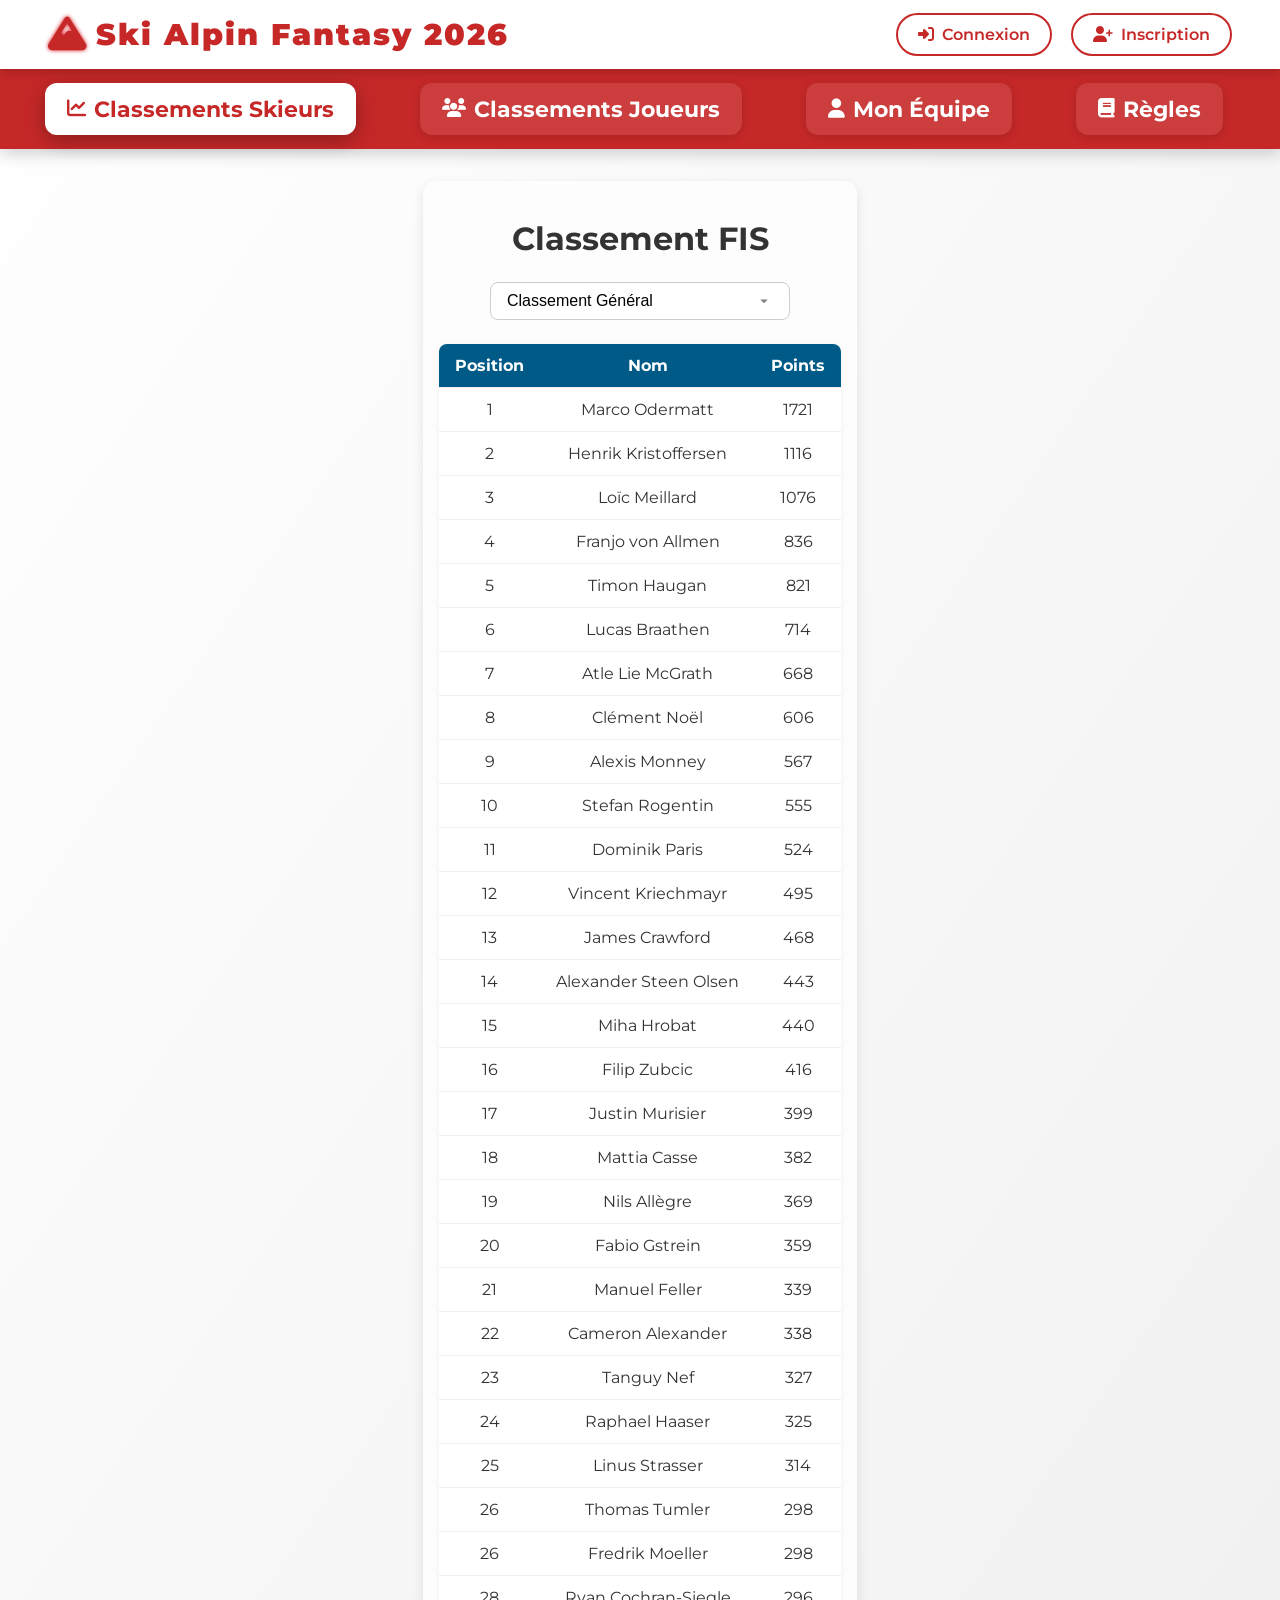
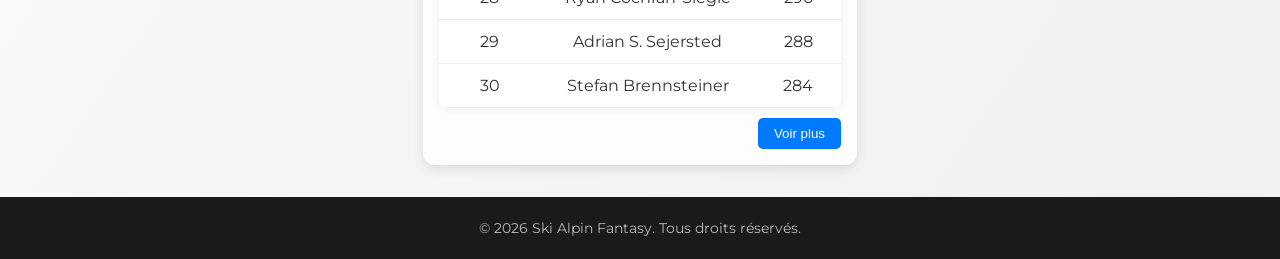
<file: classement_skieurs.html>
<!DOCTYPE html>
<html lang="fr">
<head>
  <meta charset="UTF-8" />
  <meta name="viewport" content="width=device-width, initial-scale=1" />
  <title>Ski Alpin Fantasy 2026</title>

  <!-- Police Montserrat -->
  <link href="https://fonts.googleapis.com/css2?family=Montserrat:wght@400;600;900&display=swap" rel="stylesheet" />

  <!-- Font Awesome pour icônes -->
  <link href="https://cdnjs.cloudflare.com/ajax/libs/font-awesome/6.5.0/css/all.min.css" rel="stylesheet" />

  <!-- CSS ici -->
  <style>
    :root {
      --main-red: #c62828; 
      --dark-bg: #1a1a1a;
      --light-bg: #f8f8f8;
      --hover-gray: #ddd;
      --white: #ffffff;
      --shadow-color: rgba(0, 0, 0, 0.18);
      --yellow-alert-bg: #fff3b0;
      --yellow-alert-border: #f2d600;
      --font-primary: 'Montserrat', sans-serif;
    }

    *, *::before, *::after {
      box-sizing: border-box;
    }

    body {
      margin: 0;
      font-family: var(--font-primary);
      background: linear-gradient(to bottom right, #ffffff, #f0f0f0);
      color: #333;
      min-height: 100vh;
      display: flex;
      flex-direction: column;
    }
    
    /* TOP BAR 1 */
    .topbar1 {
      background: rgba(255, 255, 255, 0.95);
      box-shadow: 0 3px 10px var(--shadow-color);
      position: sticky;
      top: 0;
      z-index: 150;
      padding: 0.8rem 3rem;
      display: flex;
      justify-content: space-between;
      align-items: center;
      user-select: none;
    }

    .logo {
      font-size: 1.9rem;
      font-weight: 900;
      color: var(--main-red);
      letter-spacing: 2px;
      display: flex;
      align-items: center;
      gap: 0.5rem;
      cursor: default;
    }
    .logo i {
      font-size: 2.4rem;
      color: var(--main-red);
      filter: drop-shadow(0 0 2px #d30a14);
    }

    .auth-links {
      display: flex;
      gap: 1.2rem;
    }

    .auth-links a {
      font-weight: 600;
      color: var(--main-red);
      text-decoration: none;
      padding: 10px 20px;
      border: 2px solid var(--main-red);
      border-radius: 30px;
      transition: background-color 0.35s ease, color 0.35s ease, box-shadow 0.35s ease;
      display: flex;
      align-items: center;
      gap: 0.5rem;
      font-size: 1rem;
      white-space: nowrap;
      box-shadow: 0 0 0 transparent;
      cursor: pointer;
    }
    .auth-links a:hover,
    .auth-links a:focus {
      background-color: var(--main-red);
      color: var(--white);
      box-shadow: 0 4px 12px var(--main-red);
      outline: none;
      text-decoration: none;
    }

    /* TOP BAR 2 - MENU PRINCIPAL */
    .topbar2 {
      background-color: var(--main-red);
      box-shadow: 0 5px 15px var(--shadow-color);
      position: sticky;
      top: 56px; /* hauteur approximative de topbar1 */
      z-index: 140;
      user-select: none;
      display: flex;
      justify-content: center;
    }

    .topbar2 nav {
      max-width: 1200px;
      display: flex;
      justify-content: center;
      gap: 4rem;
      padding: 0.9rem 1rem;
      flex-wrap: nowrap;
    }

    .topbar2 nav a {
      color: var(--white);
      font-weight: 700;
      font-size: 1.4rem;
      text-decoration: none;
      padding: 12px 22px;
      border-radius: 12px;
      transition: background-color 0.3s ease, color 0.3s ease, box-shadow 0.3s ease;
      user-select: none;
      white-space: nowrap;
      position: relative;
      display: flex;
      align-items: center;
      gap: 8px;
      box-shadow: 0 2px 10px rgba(0, 0, 0, 0.15);
      background: rgba(255 255 255 / 0.1);
      cursor: pointer;
    }
    .topbar2 nav a i {
      font-size: 1.2rem;
    }
    .topbar2 nav a::after {
      content: '';
      position: absolute;
      bottom: 6px;
      left: 50%;
      transform: translateX(-50%);
      width: 0;
      height: 4px;
      background: var(--white);
      border-radius: 3px;
      transition: width 0.3s ease;
    }
    .topbar2 nav a:hover,
    .topbar2 nav a:focus {
      background-color: var(--white);
      color: var(--main-red);
      box-shadow: 0 6px 20px rgba(0, 0, 0, 0.3);
      outline: none;
    }
    .topbar2 nav a:hover::after,
    .topbar2 nav a:focus::after {
      width: 50%;
    }    

    .topbar2 nav a.active {
  background-color: var(--white);
  color: var(--main-red);
  box-shadow: 0 6px 20px rgba(0, 0, 0, 0.3);
}

    /* SECTION HERO */
    .hero {
      text-align: center;
      padding: 110px 20px 50px;
      background:
        linear-gradient(rgba(229, 9, 20, 0.85), rgba(0, 0, 0, 0.85)),
        url('Image/background_title.jpeg') center/cover no-repeat;
      color: var(--white);
      user-select: none;
      box-shadow: inset 0 0 80px #000000cc;
      letter-spacing: 1.1px;
      min-height: 380px;
      display: flex;
      flex-direction: column;
      justify-content: center;
      align-items: center;
    }

    .hero h1 {
      font-size: 4.5rem;
      font-weight: 900;
      margin-bottom: 0.5rem;
      text-shadow: 3px 3px 15px #000000dd;
    }

    .hero p {
      font-size: 1.7rem;
      font-weight: 500;
      max-width: 680px;
      line-height: 1.5;
      color: #f0f0f0dd;
      text-shadow: 1.5px 1.5px 6px #000000cc;
      margin-bottom: 1.3rem;
    }

    /* SECTION CONTENU */
    .section {
      max-width: 720px;
      margin: auto;
      padding: 60px 20px 80px;
      background-color: var(--white);
      border-radius: 16px;
      box-shadow: 0 7px 30px var(--shadow-color);
      text-align: center;
      user-select: none;
      display: flex;
      flex-direction: column;
      gap: 24px;
    }

    .section h2 {
      font-size: 2.9rem;
      font-weight: 900;
      color: var(--main-red);
      margin-bottom: 0;
      letter-spacing: 1.3px;
    }

    .section p {
      font-weight: 500;
      font-size: 1.3rem;
      color: #555;
      line-height: 1.7;
      letter-spacing: 0.3px;
      max-width: 520px;
      margin: 0 auto;
    }

        .auth-links {
      display: flex;
      gap: 1.2rem;
    }

    .auth-links a {
      font-weight: 600;
      color: var(--main-red);
      text-decoration: none;
      padding: 10px 20px;
      border: 2px solid var(--main-red);
      border-radius: 30px;
      transition: background-color 0.35s ease, color 0.35s ease, box-shadow 0.35s ease;
      display: flex;
      align-items: center;
      gap: 0.5rem;
      font-size: 1rem;
      white-space: nowrap;
      box-shadow: 0 0 0 transparent;
      cursor: pointer;
    }
    .auth-links a:hover,
    .auth-links a:focus {
      background-color: var(--main-red);
      color: var(--white);
      box-shadow: 0 4px 12px var(--main-red);
      outline: none;
      text-decoration: none;
    }

    /* User menu styles */
    .user-menu {
      position: relative;
      display: inline-block;
    }

    #user-menu-button {
      background: none;
      border: 2px solid var(--main-red);
      color: var(--main-red);
      padding: 10px 20px;
      border-radius: 30px;
      font-weight: 600;
      font-family: var(--font-primary);
      cursor: pointer;
      display: flex;
      align-items: center;
      gap: 6px;
      user-select: none;
      transition: background-color 0.3s ease, color 0.3s ease;
    }

    #user-menu-button:hover,
    #user-menu-button:focus {
      background-color: var(--main-red);
      color: var(--white);
      outline: none;
    }

    #user-dropdown {
      position: absolute;
      top: calc(100% + 6px);
      right: 0;
      background: var(--white);
      box-shadow: 0 5px 15px var(--shadow-color);
      border-radius: 10px;
      list-style: none;
      margin: 0;
      padding: 0;
      min-width: 160px;
      z-index: 200;
      display: none; /* Hidden by default */
    }

    #user-dropdown li {
      border-bottom: 1px solid #eee;
    }

    #user-dropdown li:last-child {
      border-bottom: none;
    }

    #user-dropdown a,
    #user-dropdown button {
      display: block;
      padding: 12px 16px;
      color: var(--main-red);
      text-decoration: none;
      font-weight: 600;
      background: none;
      border: none;
      width: 100%;
      text-align: left;
      cursor: pointer;
      font-family: var(--font-primary);
      user-select: none;
      transition: background-color 0.3s ease;
    }

    #user-dropdown a:hover,
    #user-dropdown button:hover,
    #user-dropdown a:focus,
    #user-dropdown button:focus {
      background-color: var(--main-red);
      color: var(--white);
      outline: none;
    }

 .modal {
  display: none;
  position: fixed;
  z-index: 200;
  left: 0;
  top: 0;
  width: 100%;
  height: 100%;
  overflow: auto;
  background-color: rgba(0,0,0,0.5);
  align-items: center;
  justify-content: center;
}

.modal-content {
  background-color: #fff;
  margin: auto;
  padding: 30px;
  border-radius: 12px;
  width: 90%;
  max-width: 400px;
  position: relative;
  box-shadow: 0 5px 15px rgba(0,0,0,0.3);
  display: flex;
  flex-direction: column;
  gap: 1rem;
}

.modal-content h2 {
  margin: 0;
  color: var(--main-red);
  text-align: center;
}

.modal-content label {
  font-weight: 600;
  margin-top: 10px;
}

.modal-content input {
  padding: 10px;
  font-size: 1rem;
  border-radius: 6px;
  border: 1px solid #ccc;
  width: 100%;
}

.modal-content button {
  background-color: var(--main-red);
  color: white;
  border: none;
  padding: 12px;
  border-radius: 8px;
  cursor: pointer;
  font-weight: 600;
  margin-top: 1rem;
}

.modal-content button:hover {
  background-color: #c40810;
}

.close {
  position: absolute;
  top: 12px;
  right: 18px;
  font-size: 1.6rem;
  color: #888;
  cursor: pointer;
  font-weight: bold;
}

.close:hover {
  color: #000;
}

    /* Form styles */
    form label {
      display: block;
      margin-bottom: 0.5rem;
    }

    form input {
      width: 100%;
      padding: 8px;
      margin-bottom: 1rem;
      border: 1px solid #ddd;
      border-radius: 4px;
    }

    form button {
      background-color: var(--main-red);
      color: white;
      border: none;
      padding: 10px;
      border-radius: 4px;
      cursor: pointer;
      font-weight: bold;
      width: 100%;
    }

main {
  max-width: 900px;
  margin: 2rem auto;
  padding: 1rem;
  background: #fdfdfd;
  border-radius: 12px;
  box-shadow: 0 4px 12px rgba(0, 0, 0, 0.1);
}

main h1 {
  text-align: center;
  margin-bottom: 1.5rem;
  color: #333;
}

/* Dropdown moderne */
#rankingSelect {
  display: block;
  width: 100%;
  max-width: 300px;
  margin: 0 auto 1.5rem auto;
  padding: 0.6rem 1rem;
  border-radius: 8px;
  border: 1px solid #ccc;
  font-size: 1rem;
  background-color: #fff;
  appearance: none;
  background-image: url("data:image/svg+xml,%3Csvg fill='gray' height='18' viewBox='0 0 24 24' width='18' xmlns='http://www.w3.org/2000/svg'%3E%3Cpath d='M7 10l5 5 5-5z'/%3E%3C/svg%3E");
  background-repeat: no-repeat;
  background-position: right 1rem center;
  background-size: rem;
}

/* Tableau de classement */
#classement-table {
  width: 100%;
  border-collapse: collapse;
  margin: 0 auto;
  font-size: 1rem;
  background-color: #fff;
  border-radius: 8px;
  overflow: hidden;
  box-shadow: 0 2px 8px rgba(0,0,0,0.05);
}

#classement-table thead {
  background-color: #005a87;
  color: white;
}

#classement-table th,
#classement-table td {
  padding: 0.75rem 1rem;
  text-align: center;
  border-bottom: 1px solid #eee;
}

#classement-table tbody tr:hover {
  background-color: #f1f9ff;
}

/* Responsive */
@media (max-width: 600px) {
  #rankingSelect {
    max-width: 100%;
  }
  #classement-table th,
  #classement-table td {
    padding: 0.5rem;
    font-size: 0.9rem;
  }
}

    /* ENCADRÉ JAUNE SITE EN CONSTRUCTION DANS LA SECTION */
    .construction-alert {
      background-color: var(--yellow-alert-bg);
      border-left: 8px solid var(--yellow-alert-border);
      color: #4a4a00;
      font-weight: 700;
      font-size: 1.15rem;
      padding: 16px 22px;
      border-radius: 10px;
      box-shadow: 0 3px 12px rgba(242, 214, 0, 0.35);
      user-select: none;
      text-align: center;
      display: flex;
      align-items: center;
      gap: 14px;
      max-width: 680px;
      margin: 0 auto;
    }
    .construction-alert i {
      font-size: 1.7rem;
    }

        .voir-plus {
      padding: 8px 16px;
      background-color: #007bff;
      color: white;
      border: none;
      border-radius: 5px;
      cursor: pointer;
    }

    .voir-plus:hover {
      background-color: #0056b3;
    }

    /* FOOTER */
    footer {
      margin-top: auto;
      background-color: var(--dark-bg);
      color: #bbb;
      text-align: center;
      padding: 22px 0;
      font-size: 0.9rem;
      user-select: none;
    }

    /* RESPONSIVE */
    @media (max-width: 768px) {
      .topbar1 {
        padding: 0.7rem 1.5rem;
      }
      .logo {
        font-size: 1.5rem;
      }
      .logo i {
        font-size: 1.8rem;
      }
      .auth-links a {
        font-size: 0.9rem;
        padding: 8px 14px;
      }
      .topbar2 nav {
        gap: 1.8rem;
        padding: 0.6rem 1rem;
      }
      .topbar2 nav a {
        font-size: 1.1rem;
        padding: 10px 16px;
      }
      .hero h1 {
        font-size: 3.1rem;
      }
      .hero p {
        font-size: 1.3rem;
      }
      .construction-alert {
        font-size: 1rem;
        padding: 12px 16px;
        gap: 10px;
      }
      .section h2 {
        font-size: 2.3rem;
      }
      .section p {
        font-size: 1.1rem;
      }
    }
  </style>
</head>

<body>
<header class="topbar1" role="banner" aria-label="Barre de navigation principale">
  <div class="logo" aria-label="Logo Ski Alpin Fantasy">
    <i class="fas fa-mountain"></i> Ski Alpin Fantasy 2026
  </div>
  <nav id="nav-auth">
    <div class="auth-links">
      <a href="#" id="openLogin"><i class="fas fa-sign-in-alt"></i> Connexion</a>
      <a href="#" id="openSignup"><i class="fas fa-user-plus"></i> Inscription</a>
    </div>
  </nav>
</header>

  <!-- Top bar 2 -->
  <nav class="topbar2">
    <nav>
      <a href="index.html"><i class="fas fa-home"></i> Accueil</a>
      <a href="classement_skieurs.html" class="active"><i class="fas fa-chart-line"></i> Classements Skieurs</a>
      <a href="classement_joueur.html"><i class="fas fa-users"></i> Classements Joueurs</a>
      <a href="Mon_equipe.html"><i class="fas fa-user"></i> Mon Équipe</a>
      <a href="#"><i class="fas fa-book"></i> Règles</a>
      <a href="#"><i class="fas fa-info-circle"></i> À propos</a>
    </nav>
  </nav>

  <!-- Section principale -->
  <main>
    <h1>Classement FIS</h1>

    <!-- Menu de sélection -->
    <div>
      <label for="rankingSelect"></label>
      <select id="rankingSelect">
        <option value="general" selected>Classement Général</option>
        <option value="slalom">Slalom (SL)</option>
        <option value="giant-slalom">Giant Slalom (GS)</option>
        <option value="super-g">Super G (SG)</option>
        <option value="downhill">Downhill (DH)</option>
      </select>
    </div>

    <table id="classement-table">
      <thead>
        <tr>
          <th>Position</th>
          <th>Nom</th>
          <th>Points</th>
        </tr>
      </thead>
      <tbody id="rankingBody">
        <!-- Les données seront insérées dynamiquement ici -->
      </tbody>
    </table>
    <div style="text-align: right; margin-top: 10px;">
  <button id="voirPlusBtn" style="padding: 8px 16px; background-color: #007bff; color: white; border: none; border-radius: 5px; cursor: pointer; display: none;">
    Voir plus
  </button>
</div>
  </main>

  <!-- Footer -->
  <footer>
    &copy; 2026 Ski Alpin Fantasy. Tous droits réservés.
  </footer>

<!-- MODALE CONNEXION -->
  <div id="loginModal" class="modal">
    <div class="modal-content">
      <span class="close" data-close="loginModal">&times;</span>
      <h2>Connexion</h2>
      <form id="loginForm">
        <label>Pseudo : <input type="text" name="username" required></label>
        <label>Mot de passe : <input type="password" name="password" required></label>
        <button type="submit">Se connecter</button>
      </form>
    </div>
  </div>

  <!-- MODALE INSCRIPTION -->
  <div id="signupModal" class="modal">
    <div class="modal-content">
      <span class="close" data-close="signupModal">&times;</span>
      <h2>Inscription</h2>
      <form id="signupForm">
        <label>Pseudo : <input type="text" name="username" required></label>
        <label>Email : <input type="email" name="email" required></label>
        <label>Mot de passe : <input type="password" name="password" required></label>
        <label>Confirmez : <input type="password" name="confirmPassword" required></label>
        <button type="submit">Créer un compte</button>
      </form>
    </div>
  </div>

  <script>
     document.addEventListener("DOMContentLoaded", () => {
      // Modal functions
      function openModal(id) {
        document.getElementById(id).style.display = "block";
      }
      
      function closeModal(id) {
        document.getElementById(id).style.display = "none";
      }

      // User management
      function getUsers() {
        return JSON.parse(localStorage.getItem("fantasy_users")) || [];
      }

      function saveUsers(users) {
        localStorage.setItem("fantasy_users", JSON.stringify(users));
      }

      function getLoggedInUser() {
        return JSON.parse(localStorage.getItem("loggedInUser"));
      }

      function setLoggedInUser(user) {
        localStorage.setItem("loggedInUser", JSON.stringify(user));
      }

      function logout() {
        localStorage.removeItem("loggedInUser");
        updateNavAuthUI();
      }

      // Update navigation based on login state
      function updateNavAuthUI() {
        const nav = document.getElementById("nav-auth");
        const user = getLoggedInUser();

        if (user) {
          // User is logged in - show dropdown
          nav.innerHTML = `
            <div class="user-menu">
              <button id="user-menu-button">${user.username} <i class="fas fa-caret-down"></i></button>
              <ul id="user-dropdown">
                <li><a href="Mon Compte.html">Mon Compte</a></li>
                <li><a href="Paramètres.html"><button id="settingsBtn">Paramètres</button></li>
                <li><button id="logoutBtn">Déconnexion</button></li>
              </ul>
            </div>
          `;

          // Add dropdown toggle
          const userButton = document.getElementById("user-menu-button");
          const dropdown = document.getElementById("user-dropdown");
          
          userButton.addEventListener("click", () => {
            dropdown.style.display = dropdown.style.display === "block" ? "none" : "block";
          });

          // Add logout
          document.getElementById("logoutBtn").addEventListener("click", (e) => {
            e.preventDefault();
            logout();
          });
        } else {
          // User is not logged in - show auth links
          nav.innerHTML = `
            <div class="auth-links">
              <a href="#" id="openLogin"><i class="fas fa-sign-in-alt"></i> Connexion</a>
              <a href="#" id="openSignup"><i class="fas fa-user-plus"></i> Inscription</a>
            </div>
          `;

          // Add modal openers
          document.getElementById("openLogin").addEventListener("click", (e) => {
            e.preventDefault();
            openModal("loginModal");
          });

          document.getElementById("openSignup").addEventListener("click", (e) => {
            e.preventDefault();
            openModal("signupModal");
          });
        }
      }

      // Close modals when clicking outside
      window.addEventListener("click", (e) => {
        if (e.target.classList.contains("modal")) {
          closeModal(e.target.id);
        }
      });

      // Close modals with X button
      document.querySelectorAll(".close").forEach((btn) => {
        btn.addEventListener("click", () => {
          closeModal(btn.dataset.close);
        });
      });

      // Signup form
      document.getElementById("signupForm").addEventListener("submit", (e) => {
        e.preventDefault();
        
        const username = e.target.username.value.trim();
        const email = e.target.email.value.trim();
        const password = e.target.password.value;
        const confirmPassword = e.target.confirmPassword.value;

        if (password !== confirmPassword) {
          alert("Les mots de passe ne correspondent pas!");
          return;
        }

        const users = getUsers();
        
        if (users.some(user => user.username === username)) {
          alert("Ce pseudo est déjà pris!");
          return;
        }

        users.push({ username, email, password });
        saveUsers(users);
        
        alert("Compte créé avec succès! Vous pouvez maintenant vous connecter.");
        closeModal("signupModal");
        openModal("loginModal");
      });

      // Login form
      document.getElementById("loginForm").addEventListener("submit", (e) => {
        e.preventDefault();
        
        const username = e.target.username.value.trim();
        const password = e.target.password.value;
        const users = getUsers();

        const user = users.find(user => 
          user.username === username && 
          user.password === password
        );

        if (user) {
          setLoggedInUser(user);
          updateNavAuthUI();
          closeModal("loginModal");
        } else {
          alert("Identifiants incorrects!");
        }
      });

      // Initialize UI
      updateNavAuthUI();
    });

  /*** === Gestion du classement dynamique === ***/

  const rankingMap = {
    "general": "classement_general.json",
    "slalom": "classement_sl.json",
    "giant-slalom": "classement_gs.json",
    "super-g": "classement_sg.json",
    "downhill": "classement_dh.json"
  };

  const rankingBody = document.getElementById("rankingBody");
  const rankingSelect = document.getElementById("rankingSelect");
  const voirPlusBtn = document.getElementById("voirPlusBtn");
  let classementActuel = [];
  let indexActuel = 0;
  const lignesParPage = 15;

  // Fonction pour charger et afficher un classement
async function chargerClassement(discipline) {
  const fichier = rankingMap[discipline];
  if (!fichier) {
    rankingBody.innerHTML = "<tr><td colspan='3'>Classement indisponible</td></tr>";
    return;
  }

  try {
    const response = await fetch(fichier);
    if (!response.ok) throw new Error("Impossible de charger les données");

    const data = await response.json();
    rankingBody.innerHTML = "";

    if (data.length === 0) {
      rankingBody.innerHTML = "<tr><td colspan='3'>Aucune donnée disponible</td></tr>";
      return;
    }

    classementActuel = data;
    indexActuel = 0;
    afficherSkieurs();

    voirPlusBtn.style.display = data.length > lignesParPage ? "inline-block" : "none";


// Afficher les premiers 30 skieurs
afficherSkieurs();
    } catch (error) {
      console.error("Erreur chargement JSON :", error);
      rankingBody.innerHTML = `<tr><td colspan="3">Erreur de chargement des données</td></tr>`;
    }
  }

voirPlusBtn.addEventListener("click", afficherSkieurs);

// Fonction pour afficher les skieurs progressivement
function afficherSkieurs() {
  for (let i = indexActuel; i < indexActuel + lignesParPage && i < classementActuel.length; i++) {
    const skieur = classementActuel[i];
    const tr = document.createElement("tr");
    tr.innerHTML = `
      <td>${skieur.position}</td>
      <td>${skieur.nom}</td>
      <td>${skieur.points}</td>
    `;
    rankingBody.appendChild(tr);
  }

  indexActuel += lignesParPage;

  // Si on a tout affiché, cacher le bouton
  if (indexActuel >= classementActuel.length) {
    voirPlusBtn.style.display = "none";
  } else {
    voirPlusBtn.style.display = "inline-block";
  }
}

  // Charger le classement initial
  chargerClassement(rankingSelect.value);

  // Event unique pour changer classement et afficher sections
  rankingSelect.addEventListener("change", () => {
    const valeur = rankingSelect.value;
    chargerClassement(valeur);

    // Si tu ajoutes plusieurs sections par discipline, gérer l'affichage ici :
    // const sections = document.querySelectorAll("main section");
    // sections.forEach(s => s.style.display = s.id === valeur ? "block" : "none");
  });
  </script>

</body>
</html>
</file>
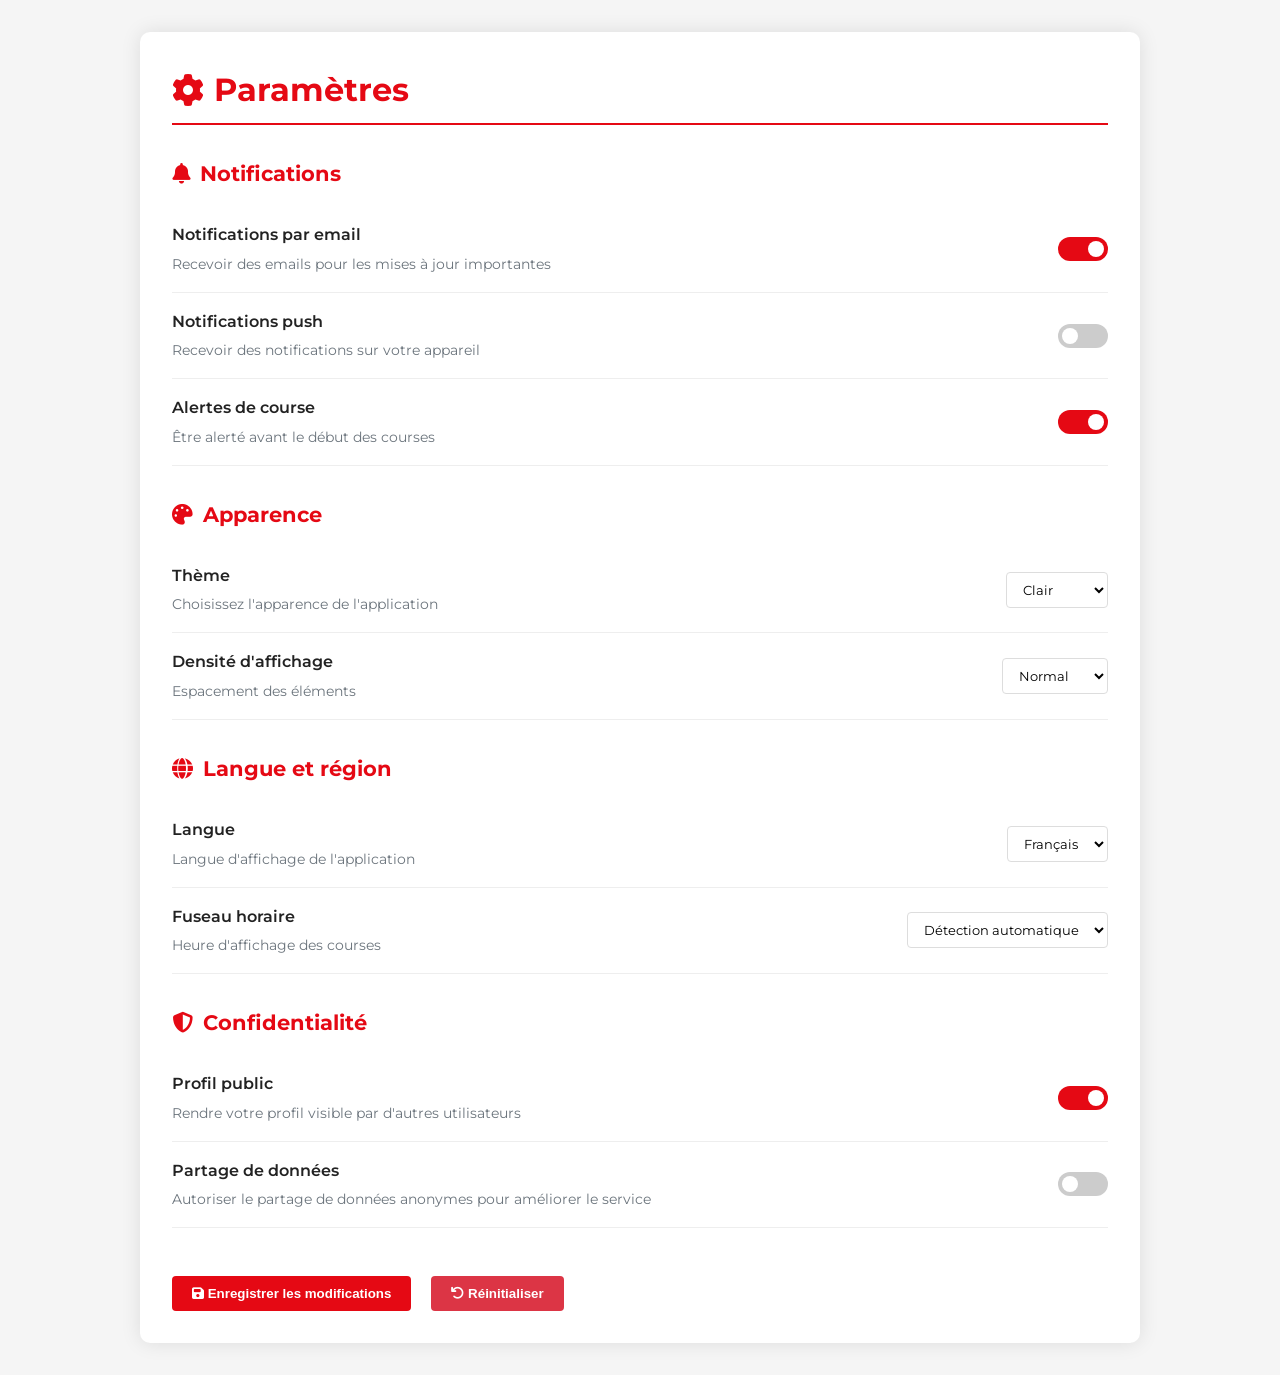
<file: Paramètres.html>
<!DOCTYPE html>
<html lang="fr">
<head>
  <meta charset="UTF-8">
  <meta name="viewport" content="width=device-width, initial-scale=1.0">
  <title>Paramètres - Ski Alpin Fantasy</title>
  <link href="https://fonts.googleapis.com/css2?family=Montserrat:wght@400;600;700&display=swap" rel="stylesheet">
  <link rel="stylesheet" href="https://cdnjs.cloudflare.com/ajax/libs/font-awesome/6.4.0/css/all.min.css">
  <style>
    :root {
      --primary: #e50914;
      --dark: #222;
      --light: #f8f9fa;
      --gray: #6c757d;
    }
    
    * {
      box-sizing: border-box;
      margin: 0;
      padding: 0;
    }
    
    body {
      font-family: 'Montserrat', sans-serif;
      background-color: #f5f5f5;
      color: var(--dark);
      line-height: 1.6;
    }
    
    .container {
      max-width: 1000px;
      margin: 2rem auto;
      padding: 2rem;
      background: white;
      border-radius: 10px;
      box-shadow: 0 0 20px rgba(0,0,0,0.1);
    }
    
    h1 {
      color: var(--primary);
      margin-bottom: 2rem;
      padding-bottom: 0.5rem;
      border-bottom: 2px solid var(--primary);
      display: flex;
      align-items: center;
      gap: 10px;
    }
    
    .settings-group {
      margin-bottom: 2rem;
    }
    
    .settings-group h2 {
      color: var(--primary);
      margin-bottom: 1rem;
      font-size: 1.3rem;
      display: flex;
      align-items: center;
      gap: 10px;
    }
    
    .setting-item {
      display: flex;
      justify-content: space-between;
      align-items: center;
      padding: 1rem 0;
      border-bottom: 1px solid #eee;
    }
    
    .setting-info {
      flex: 1;
    }
    
    .setting-title {
      font-weight: 600;
      margin-bottom: 0.3rem;
    }
    
    .setting-desc {
      color: var(--gray);
      font-size: 0.9rem;
    }
    
    /* Toggle switch */
    .switch {
      position: relative;
      display: inline-block;
      width: 50px;
      height: 24px;
    }
    
    .switch input {
      opacity: 0;
      width: 0;
      height: 0;
    }
    
    .slider {
      position: absolute;
      cursor: pointer;
      top: 0;
      left: 0;
      right: 0;
      bottom: 0;
      background-color: #ccc;
      transition: .4s;
      border-radius: 24px;
    }
    
    .slider:before {
      position: absolute;
      content: "";
      height: 16px;
      width: 16px;
      left: 4px;
      bottom: 4px;
      background-color: white;
      transition: .4s;
      border-radius: 50%;
    }
    
    input:checked + .slider {
      background-color: var(--primary);
    }
    
    input:checked + .slider:before {
      transform: translateX(26px);
    }
    
    /* Select dropdown */
    select {
      padding: 8px 12px;
      border: 1px solid #ddd;
      border-radius: 4px;
      background-color: white;
      font-family: inherit;
    }
    
    /* Button */
    .btn {
      display: inline-block;
      padding: 10px 20px;
      background-color: var(--primary);
      color: white;
      border: none;
      border-radius: 4px;
      cursor: pointer;
      font-weight: 600;
      transition: background-color 0.3s;
    }
    
    .btn:hover {
      background-color: #c40810;
    }
    
    .btn-danger {
      background-color: #dc3545;
    }
    
    .btn-danger:hover {
      background-color: #bb2d3b;
    }
  </style>
</head>
<body>
  <div class="container">
    <h1><i class="fas fa-cog"></i> Paramètres</h1>
    
    <div class="settings-group">
      <h2><i class="fas fa-bell"></i> Notifications</h2>
      
      <div class="setting-item">
        <div class="setting-info">
          <div class="setting-title">Notifications par email</div>
          <div class="setting-desc">Recevoir des emails pour les mises à jour importantes</div>
        </div>
        <label class="switch">
          <input type="checkbox" id="email-notifications" checked>
          <span class="slider"></span>
        </label>
      </div>
      
      <div class="setting-item">
        <div class="setting-info">
          <div class="setting-title">Notifications push</div>
          <div class="setting-desc">Recevoir des notifications sur votre appareil</div>
        </div>
        <label class="switch">
          <input type="checkbox" id="push-notifications">
          <span class="slider"></span>
        </label>
      </div>
      
      <div class="setting-item">
        <div class="setting-info">
          <div class="setting-title">Alertes de course</div>
          <div class="setting-desc">Être alerté avant le début des courses</div>
        </div>
        <label class="switch">
          <input type="checkbox" id="race-alerts" checked>
          <span class="slider"></span>
        </label>
      </div>
    </div>
    
    <div class="settings-group">
      <h2><i class="fas fa-palette"></i> Apparence</h2>
      
      <div class="setting-item">
        <div class="setting-info">
          <div class="setting-title">Thème</div>
          <div class="setting-desc">Choisissez l'apparence de l'application</div>
        </div>
        <select id="theme">
          <option value="light">Clair</option>
          <option value="dark">Sombre</option>
          <option value="system">Système</option>
        </select>
      </div>
      
      <div class="setting-item">
        <div class="setting-info">
          <div class="setting-title">Densité d'affichage</div>
          <div class="setting-desc">Espacement des éléments</div>
        </div>
        <select id="density">
          <option value="compact">Compact</option>
          <option value="normal" selected>Normal</option>
          <option value="spacious">Spacieux</option>
        </select>
      </div>
    </div>
    
    <div class="settings-group">
      <h2><i class="fas fa-globe"></i> Langue et région</h2>
      
      <div class="setting-item">
        <div class="setting-info">
          <div class="setting-title">Langue</div>
          <div class="setting-desc">Langue d'affichage de l'application</div>
        </div>
        <select id="language">
          <option value="fr" selected>Français</option>
          <option value="en">English</option>
          <option value="de">Deutsch</option>
          <option value="it">Italiano</option>
        </select>
      </div>
      
      <div class="setting-item">
        <div class="setting-info">
          <div class="setting-title">Fuseau horaire</div>
          <div class="setting-desc">Heure d'affichage des courses</div>
        </div>
        <select id="timezone">
          <option value="auto" selected>Détection automatique</option>
          <option value="europe/paris">Europe/Paris (UTC+1)</option>
          <option value="utc">UTC</option>
        </select>
      </div>
    </div>
    
    <div class="settings-group">
      <h2><i class="fas fa-shield-alt"></i> Confidentialité</h2>
      
      <div class="setting-item">
        <div class="setting-info">
          <div class="setting-title">Profil public</div>
          <div class="setting-desc">Rendre votre profil visible par d'autres utilisateurs</div>
        </div>
        <label class="switch">
          <input type="checkbox" id="public-profile" checked>
          <span class="slider"></span>
        </label>
      </div>
      
      <div class="setting-item">
        <div class="setting-info">
          <div class="setting-title">Partage de données</div>
          <div class="setting-desc">Autoriser le partage de données anonymes pour améliorer le service</div>
        </div>
        <label class="switch">
          <input type="checkbox" id="data-sharing">
          <span class="slider"></span>
        </label>
      </div>
    </div>
    
    <div style="margin-top: 3rem;">
      <button class="btn" id="save-settings">
        <i class="fas fa-save"></i> Enregistrer les modifications
      </button>
      <button class="btn btn-danger" id="reset-settings" style="margin-left: 1rem;">
        <i class="fas fa-undo"></i> Réinitialiser
      </button>
    </div>
  </div>

  <script>
    // Load settings from localStorage
    function loadSettings() {
      const settings = JSON.parse(localStorage.getItem('userSettings')) || {};
      
      // Notification settings
      document.getElementById('email-notifications').checked = settings.emailNotifications !== false;
      document.getElementById('push-notifications').checked = settings.pushNotifications || false;
      document.getElementById('race-alerts').checked = settings.raceAlerts !== false;
      
      // Appearance settings
      if (settings.theme) document.getElementById('theme').value = settings.theme;
      if (settings.density) document.getElementById('density').value = settings.density;
      
      // Language settings
      if (settings.language) document.getElementById('language').value = settings.language;
      if (settings.timezone) document.getElementById('timezone').value = settings.timezone;
      
      // Privacy settings
      document.getElementById('public-profile').checked = settings.publicProfile !== false;
      document.getElementById('data-sharing').checked = settings.dataSharing || false;
    }
    
    // Save settings to localStorage
    function saveSettings() {
      const settings = {
        // Notification settings
        emailNotifications: document.getElementById('email-notifications').checked,
        pushNotifications: document.getElementById('push-notifications').checked,
        raceAlerts: document.getElementById('race-alerts').checked,
        
        // Appearance settings
        theme: document.getElementById('theme').value,
        density: document.getElementById('density').value,
        
        // Language settings
        language: document.getElementById('language').value,
        timezone: document.getElementById('timezone').value,
        
        // Privacy settings
        publicProfile: document.getElementById('public-profile').checked,
        dataSharing: document.getElementById('data-sharing').checked
      };
      
      localStorage.setItem('userSettings', JSON.stringify(settings));
      alert('Paramètres enregistrés avec succès!');
    }
    
    // Reset to default settings
    function resetSettings() {
      if (confirm('Êtes-vous sûr de vouloir réinitialiser tous les paramètres?')) {
        localStorage.removeItem('userSettings');
        loadSettings(); // This will load defaults since settings are now empty
        alert('Paramètres réinitialisés.');
      }
    }
    
    // Event listeners
    document.getElementById('save-settings').addEventListener('click', saveSettings);
    document.getElementById('reset-settings').addEventListener('click', resetSettings);
    
    // Load settings when page loads
    document.addEventListener('DOMContentLoaded', loadSettings);
  </script>
</body>
</html>
</file>
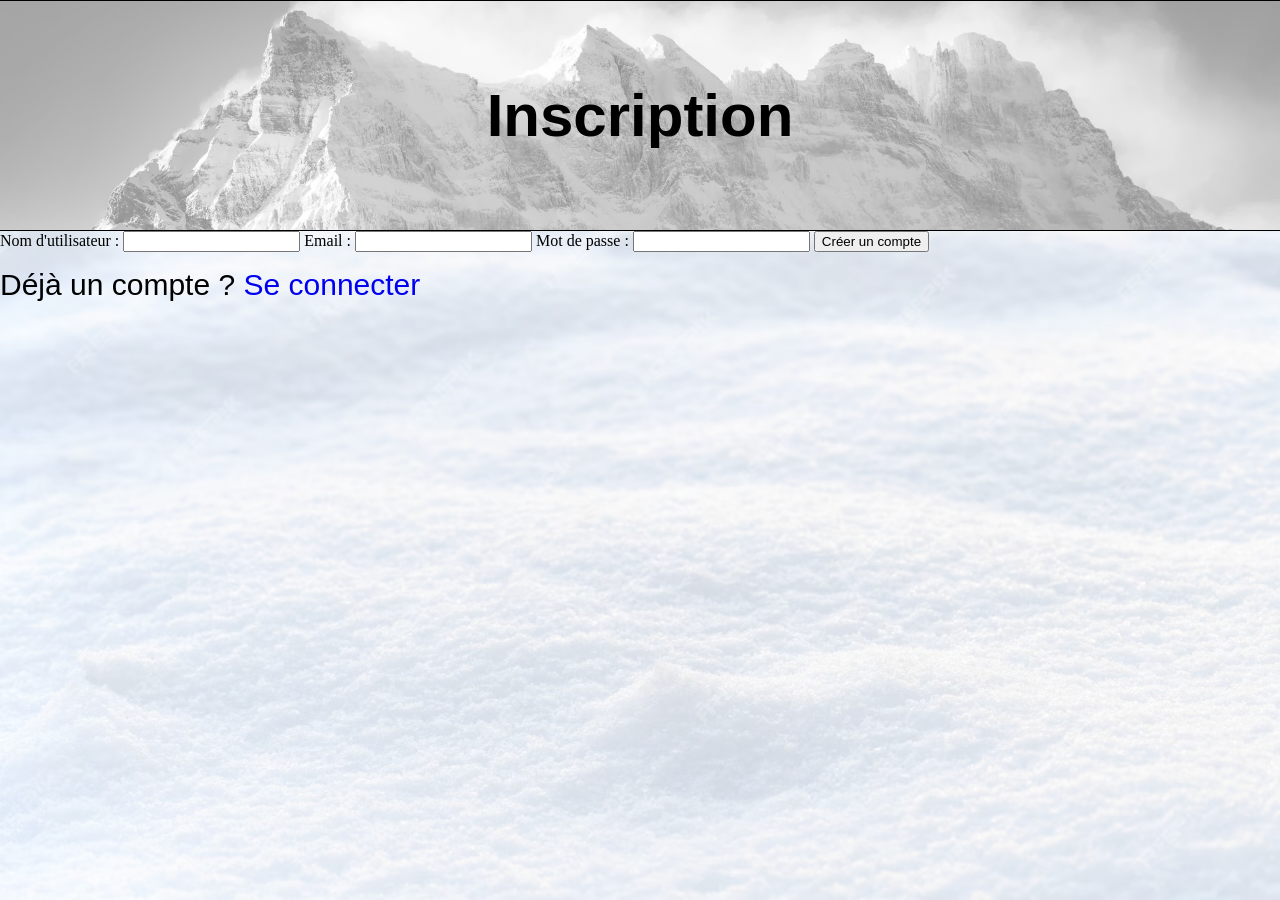
<file: register.html>
<html lang="fr">
<head>
  <meta charset="UTF-8">
  <meta name="viewport" content="width=device-width, initial-scale=1.0">
  <title>Inscription</title>
  <link rel="stylesheet" href="styles.css">
</head>
<body>
  <div class="container">
    <h1>Inscription</h1>
    <form action="#" method="post">
      <label for="username">Nom d'utilisateur :</label>
      <input type="text" id="username" name="username" required>

      <label for="email">Email :</label>
      <input type="email" id="email" name="email" required>

      <label for="password">Mot de passe :</label>
      <input type="password" id="password" name="password" required>

      <button type="submit">Créer un compte</button>
    </form>
    <p>Déjà un compte ? <a href="login.html">Se connecter</a></p>
  </div>
</body>
</html>
</file>
<file: styles.css>
nav{
    margin: 0;
}

p {
    color: black;
    text-align: justify;
    font-family: Arial, sans-serif;
    font-size: 30px;
    line-height: 0.2;
}

h1 {
    margin:0;
    color: black;
    font-size: 60px;
    font-weight: 900;
    text-align: center;
    font-family: Arial, sans-serif;
    background-image: linear-gradient(rgba(255,255,255,0.5), rgba(255,255,255,0.5)), url(Image/background_title.jpeg);
    background-size: cover;
    background-position: top;
    padding: 80px;
    border-bottom: 1px solid;
    border-top: 1px solid;
}
h2{
    color: black;
    font-size: 45px;
    font-weight: 700;
    font-family: Arial, sans-serif;
    line-height: 0.8;
}

h3{
    color: black;
    font-size: 35px;
    font-weight: 600;
    font-family: Arial, sans-serif;
    line-height: 0.8;
}

h4{
    color: black;
    font-size: 30px;
    font-weight: 500;
    font-family: Arial, sans-serif;
}
body{
    height: 100%; /* Assure que la page occupe toute la hauteur de la fenêtre */
    margin: 0;
    display: flex;
    flex-direction: column;
    background-image: linear-gradient(rgba(255,255,255,0.4), rgba(255,255,255,0.4)), url(Image/background.jpeg);
    background-size: cover;
}

.my_text   {
    font-size: 35px;
}

.my_text2{
    font-size: 30px;
    font-family: Arial, sans-serif;
}

.bold {
    font-weight: bold;
}

img {
    display: block;
    margin-left: auto;
    margin-right: auto;
    width: 5%;
}

/* effet lors du survol */
img:hover {
opacity: 0.5;
color: blue;
}

a {
    font-size: 30px;
    text-decoration: none;
}

a:hover {
    color: lightblue;
    text-decoration: underline;
}

a:active {
    text-decoration-color: black;
    color: black;
}

.topnav {
    display: flex;
    align-items: center; /* Aligne les éléments verticalement */
    justify-content: space-between; /* Place les éléments aux extrémités */
    overflow: hidden;
    background-color: red;
    border-right: 1px solid;
    border-left: 1px solid;
    border-top: 1px solid;
    padding: 0 10px; /* Optionnel : marges intérieures */
}


/* Style des liens de navigation */
.topnav a {
    display: flex;
    align-items: center; /* Aligne le texte et les icônes */
    color: #f2f2f2;
    text-align: center;
    font-size: 24px;
    padding: 30px 36px;
    font-family: 'Courier New', Courier, monospace;
    text-decoration: none;
}

/* Change la couleur au survol */
.topnav a:hover {
    color: black;
    background-color: white;
    text-decoration: underline;
}

/* Style du lien actif */
.topnav a.active {
    background-color: white;
    color: black;
}

/* Style de l'image du logo */
.nav-logo {
    width: 75px; /* Taille de l'image */
    height: auto;
    margin: 7px;
    vertical-align: bottom;
}

/* Style des icônes dans le menu */
.nav-icon {
    width: 30px; /* Taille plus grande de l'icône */
    height: auto;
    margin-right: 12px; /* Espacement entre l'icône et le texte */
    vertical-align: middle; /* Aligne verticalement l'icône avec le texte */
}


.content {
    flex: 1; /* Prend tout l'espace restant entre le header (s'il existe) et le footer */
}

.footer{
    border-top: 1px solid black; /* Trait horizontal */
    background-color: red; /* Couleur de fond */
    padding: 10px;
}

/* Container principal qui regroupe les deux sous-conteneurs */
.container1 {
    float: left;
    flex-wrap: wrap; /* Permet de créer plusieurs lignes dans le conteneur */
    justify-content: space-between; /* Espacement égal entre les boxes */
    width:50%; /* Prend toute la largeur disponible */
    height: 50px;
}
.container2 {
    float: right;
    flex-wrap: wrap; /* Permet de créer plusieurs lignes dans le conteneur */
    justify-content: space-between; /* Espacement égal entre les boxes */
    width:50%; /* Prend toute la largeur disponible */
    height: 50px;
}

/* Style des boxes */
.box {
    display: inline-block;
    padding: 85px 40px;
    font-size: 24px;
    cursor: pointer;
    text-align: center;
    text-decoration: none;
    outline: none;
    color: black;
    background-color: lightgray;
    border: none;
    border-radius: 15px;
    box-shadow: 0 9px #999;
      }
  
  .box:hover {
    background-color: red;
    color: white;
}
  
  .box:active {
    background-color: red;
    box-shadow: 0 5px #666;
    transform: translateY(4px);
  }

  #table-container {
    float: right; /* Aligne à droite */
    margin-right: 20px; /* Ajoute un espace avec le bord droit */
    margin-top: 5px; /* Ajoute un espace en haut */
    font-family: "Sour Gummy", sans-serif;
}

#data-table {
    border-collapse: collapse;
    width: auto; /* Ajuste la largeur automatiquement au contenu */
}

#data-table th{
    padding-top: 12px;
    padding-bottom: 12px;
    background-color: red;
} 
#data-table td {
    padding-top: 12px;
    padding-bottom: 12px;
    text-align: left;
    background-color: white;
}

#data-table tr:nth-child(even){
    background-color: #f2f2f2;
}

#ranking-container {
    float: none; /* Aligne à droite */
    margin-right: 50%; /* Ajoute un espace avec le bord droit */
    margin-top: 5px; /* Ajoute un espace en haut */
    font-family: "Sour Gummy", sans-serif;
}
#ranking {
    border-collapse: collapse;
    width: auto; /* Ajuste la largeur automatiquement au contenu */
}

#rankinge th{
    padding-top: 12px;
    padding-bottom: 12px;
    background-color: red;
} 
#data-table td {
    padding-top: 12px;
    padding-bottom: 12px;
    text-align: left;
    background-color: white;
}

#data-table tr:nth-child(even){
    background-color: #f2f2f2;
}


#articles {
    list-style-type: none;
    padding: 0;
    display: flex; /* Disposer les articles en flex */
    flex-wrap: wrap; /* Pour gérer le passage à la ligne */
    justify-content: space-evenly; /* Espacement entre les éléments */
}

.article-item {
    width: 300px; /* Largeur des articles */
    margin: 20px; /* Espacement entre les articles */
    text-align: center;
    opacity: 0.9; /* Rendre la box légèrement transparente par défaut */
    transition: opacity 0.3s ease, transform 0.3s ease; /* Transition fluide pour opacité et zoom */
    cursor: pointer;
    border: 2px solid #ddd; /* Ajouter une bordure pour définir les boxes */
    border-radius: 10px; /* Coins arrondis */
    box-shadow: 0px 4px 10px rgba(0, 0, 0, 0.1); /* Ombre pour donner de la profondeur */
    overflow: hidden; /* Empêche les éléments de dépasser de la box */
}

.article-item img {
    width: 100%;
    height: auto;
    max-height: 200px; /* Limite la hauteur des images */
    object-fit: cover; /* Assure que l'image remplit correctement la box sans déformer */
    transition: transform 0.3s ease;
}

.article-item h3 {
    font-size: 20px; /* Taille du titre plus grande */
    font-weight: bold;
    color: #333;
    margin: 10px 0;
    padding: 0 10px; /* Espacement autour du texte */
}

/* Effet hover */
.article-item:hover {
    opacity: 1; /* Rendre la box totalement opaque */
    transform: scale(1.05); /* Agrandir légèrement la box */
}

.article-item:hover img {
    transform: scale(1.1); /* Agrandir l'image lorsqu'on survole la box */
}

/* Ajout d'un effet de clic (optionnel) */
.article-item:active {
    transform: scale(1.02); /* Réduit l'effet de zoom au clic */
}

@media (min-width: 768px) {
    /* Sur les écrans plus larges, les articles peuvent être plus larges */
    .article-item {
        width: 48%; /* Deux articles par ligne */
    }
}

@media (min-width: 1024px) {
    /* Sur les écrans très larges, les articles peuvent être encore plus larges */
    .article-item {
        width: 30%; /* Trois articles par ligne */
    }
}
 
.scrollable {
        width: 50%;
        max-height: 50vh;
        overflow-y: auto;
        border: 1px solid #ddd;
        border-radius: 10px;
        padding: 0;
        margin: 20px auto;
        box-shadow: 0 4px 8px rgba(0, 0, 0, 0.1);
        background-color: #ffffff;
      }
  
table {
        width: 100%;
        border-collapse: collapse;
      }
  
th {
        background-color: red;
        color: white;
        font-weight: bold;
        font-size: 30px;
        padding: 12px;
        text-align: left;
        position: sticky;
        top: 0;
        z-index: 1;
      }
  
td {
        padding: 12px;
        border-bottom: 1px solid #ddd;
        vertical-align: top;
        font-size: 25px;
      }
  
tr:nth-child(even) {
        background-color: #f9f9f9;
      }
  
tr:hover {
        background-color: #f1f1f1;
        cursor: pointer;
      }
  
.details {
        background-color: #e9ecef;
        padding: 10px;
        margin: 0;
        display: none; /* Caché par défaut */
      }
  
.visible {
        display: table-row; /* Montre les détails sous forme de rangée */
      }

.subtitle{
        background-color: red;
        text-align: center;
        margin-top: 50px;
        margin-bottom: -10px;
        padding-top: 10px;
        padding-bottom: 10px;
      }

.login-container {
        display: flex;
        align-items: center; /* Aligne verticalement les icônes */
        margin-left: auto; /* Pousse le conteneur vers la droite */
}
    
.login-link {
    display: flex;
    align-items: center;
    color: #f2f2f2;
    text-decoration: none;
    font-size: 24px;
    font-family: 'Courier New', Courier, monospace;
    padding: 10px 15px;
}
    
.login-link img {
        width: 30px;
        height: auto;
        margin-left: 8px;
    }
    
.login-link:hover {
        color: black;
        background-color: white;
    }
 
      /* Icône de connexion */
.nav-icon-login {
    width: 30px; /* Taille de l'icône de connexion */
    height: auto;
    margin-left: 8px; /* Espacement entre l'icône et le texte */
    vertical-align: middle;
}

.modal {
    display: none;
    position: fixed;
    z-index: 1000;
    left: 0;
    top: 0;
    width: 100%;
    height: 100%;
    overflow: auto;
    background-color: rgba(0, 0, 0, 0.6); /* Fond plus sombre */
}

/* Contenu de la fenêtre modale */
.modal-content {
    background: linear-gradient(to right, #ff7e5f, #feb47b); /* Dégradé */
    color: white;
    margin: 10% auto;
    padding: 20px;
    border-radius: 10px;
    width: 30%;
    box-shadow: 0 4px 15px rgba(0, 0, 0, 0.3);
    text-align: center;
}

.modal-content h2 {
    margin-bottom: 20px;
}

.modal-content label {
    display: block;
    margin: 10px 0 5px;
    text-align: left;
    font-size: 16px;
}

.modal-content input {
    width: 80%;
    padding: 10px;
    margin-bottom: 15px;
    border-radius: 5px;
    font-size: 16px;
}

.modal-content button {
    background-color: white;
    color: #ff7e5f;
    font-size: 18px;
    padding: 10px 20px;
    border-radius: 5px;
    border: none;
    cursor: pointer;
    transition: 0.3s;
}

.modal-content button:hover {
    background-color: #ff7e5f;
    color: white;
}

.close {
    color: white;
    float: right;
    font-size: 28px;
    cursor: pointer;
}

.close:hover {
    color: black;
}

/* Icône de connexion après connexion */
.logged-in .nav-icon-login {
    content: url('Image/connected-icon.png'); /* Icône de connexion changée */
}
</file>
